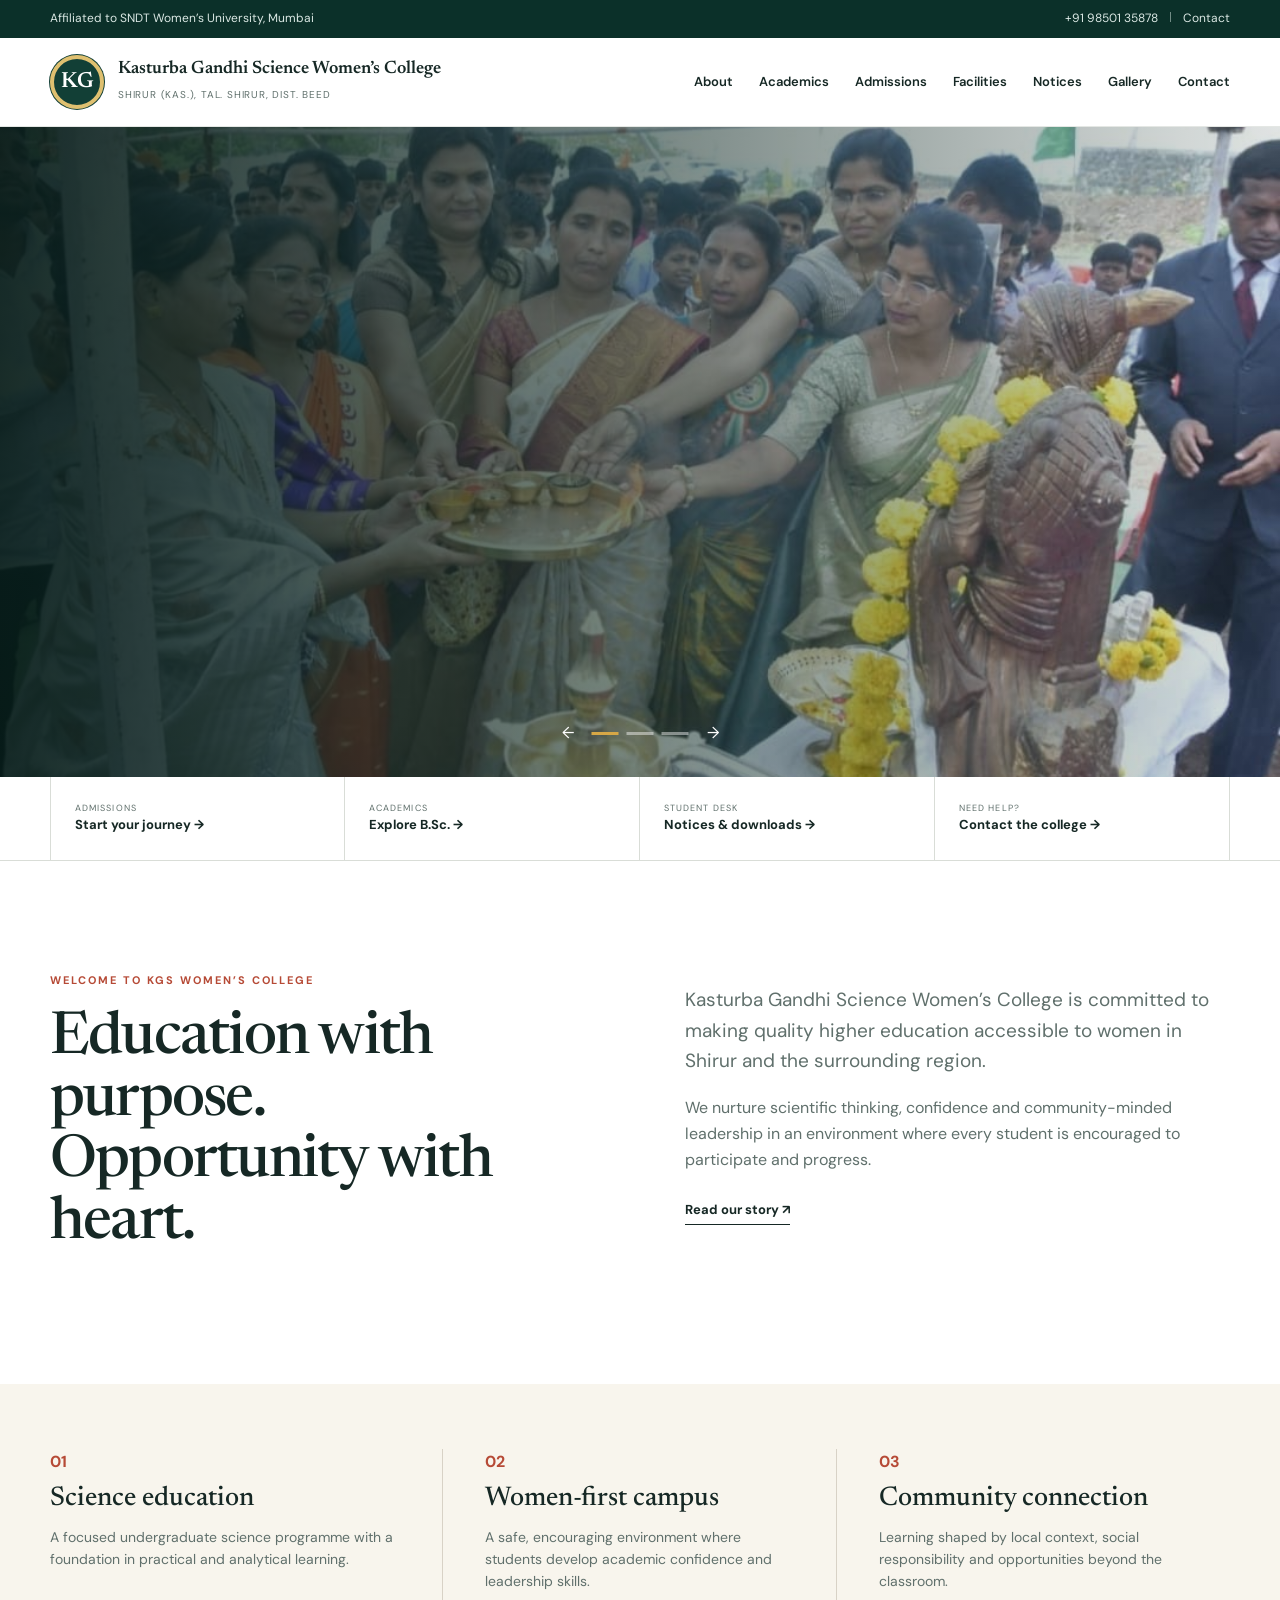
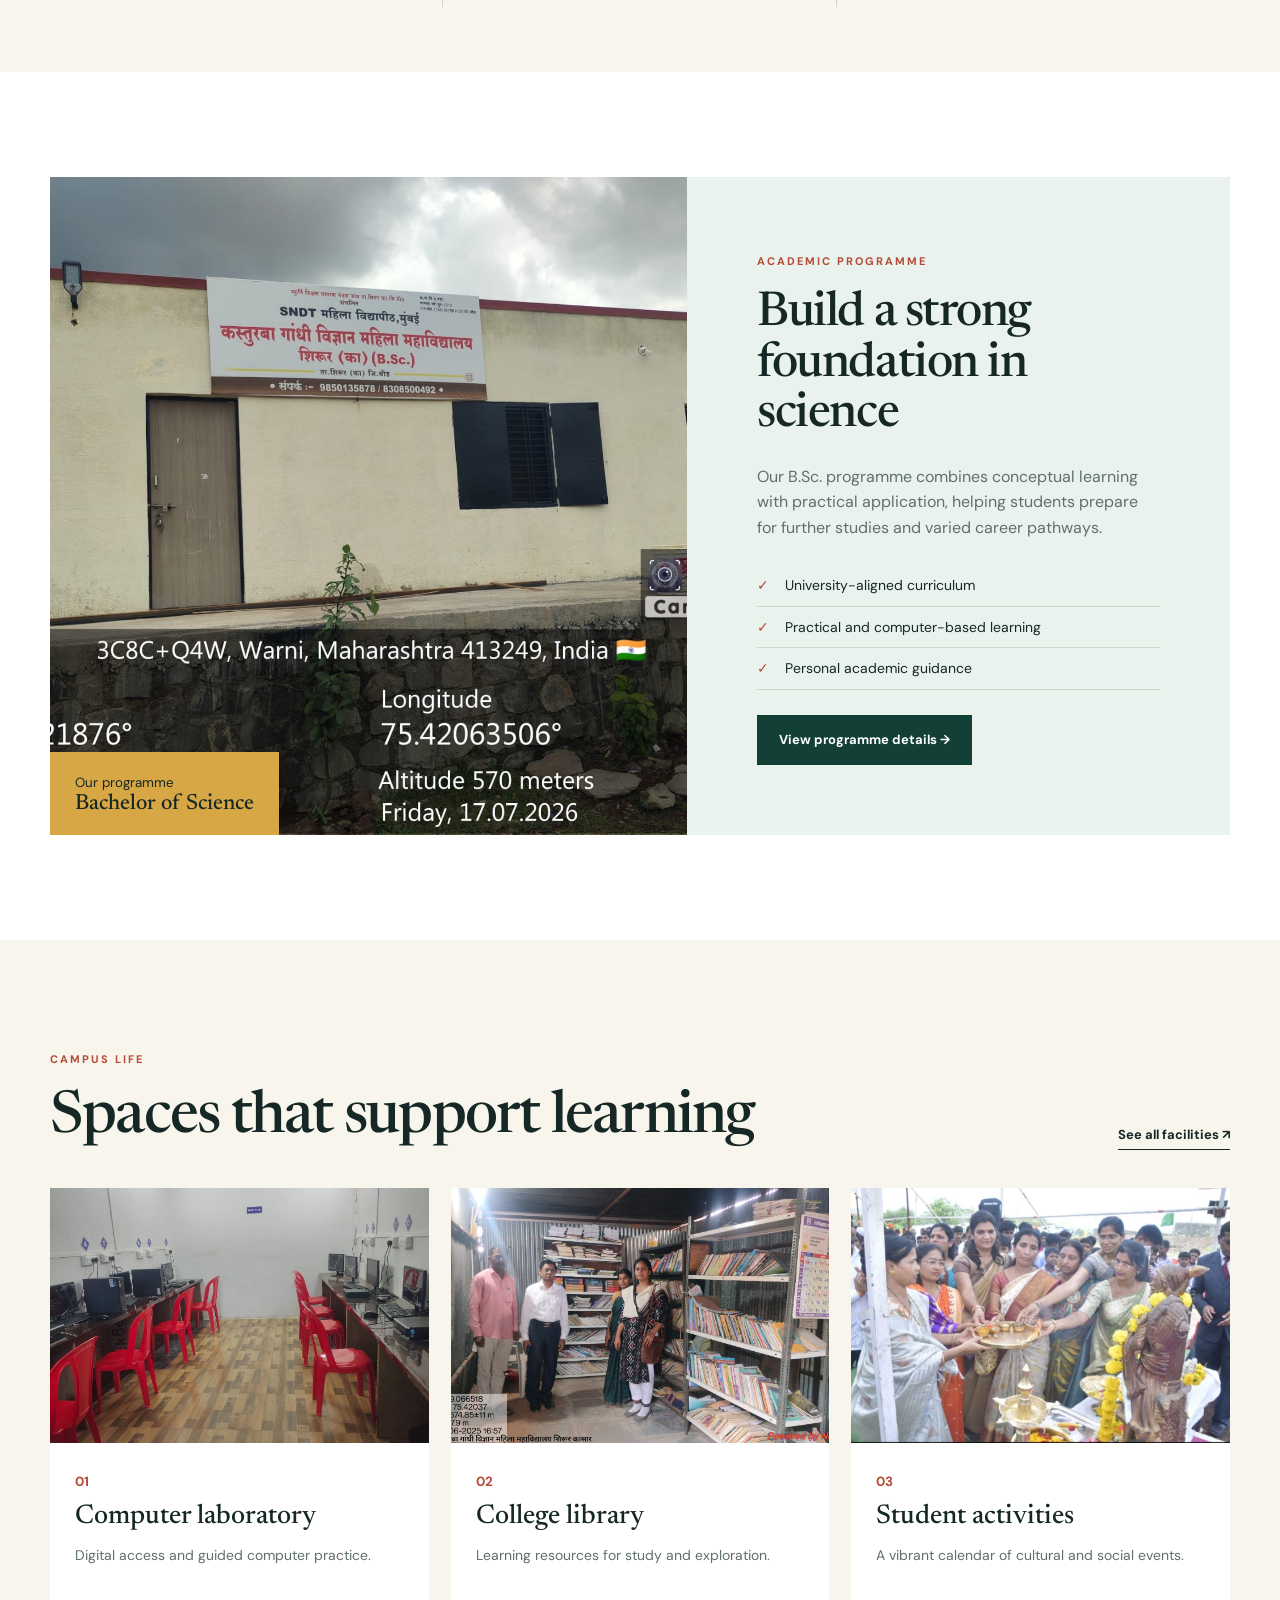
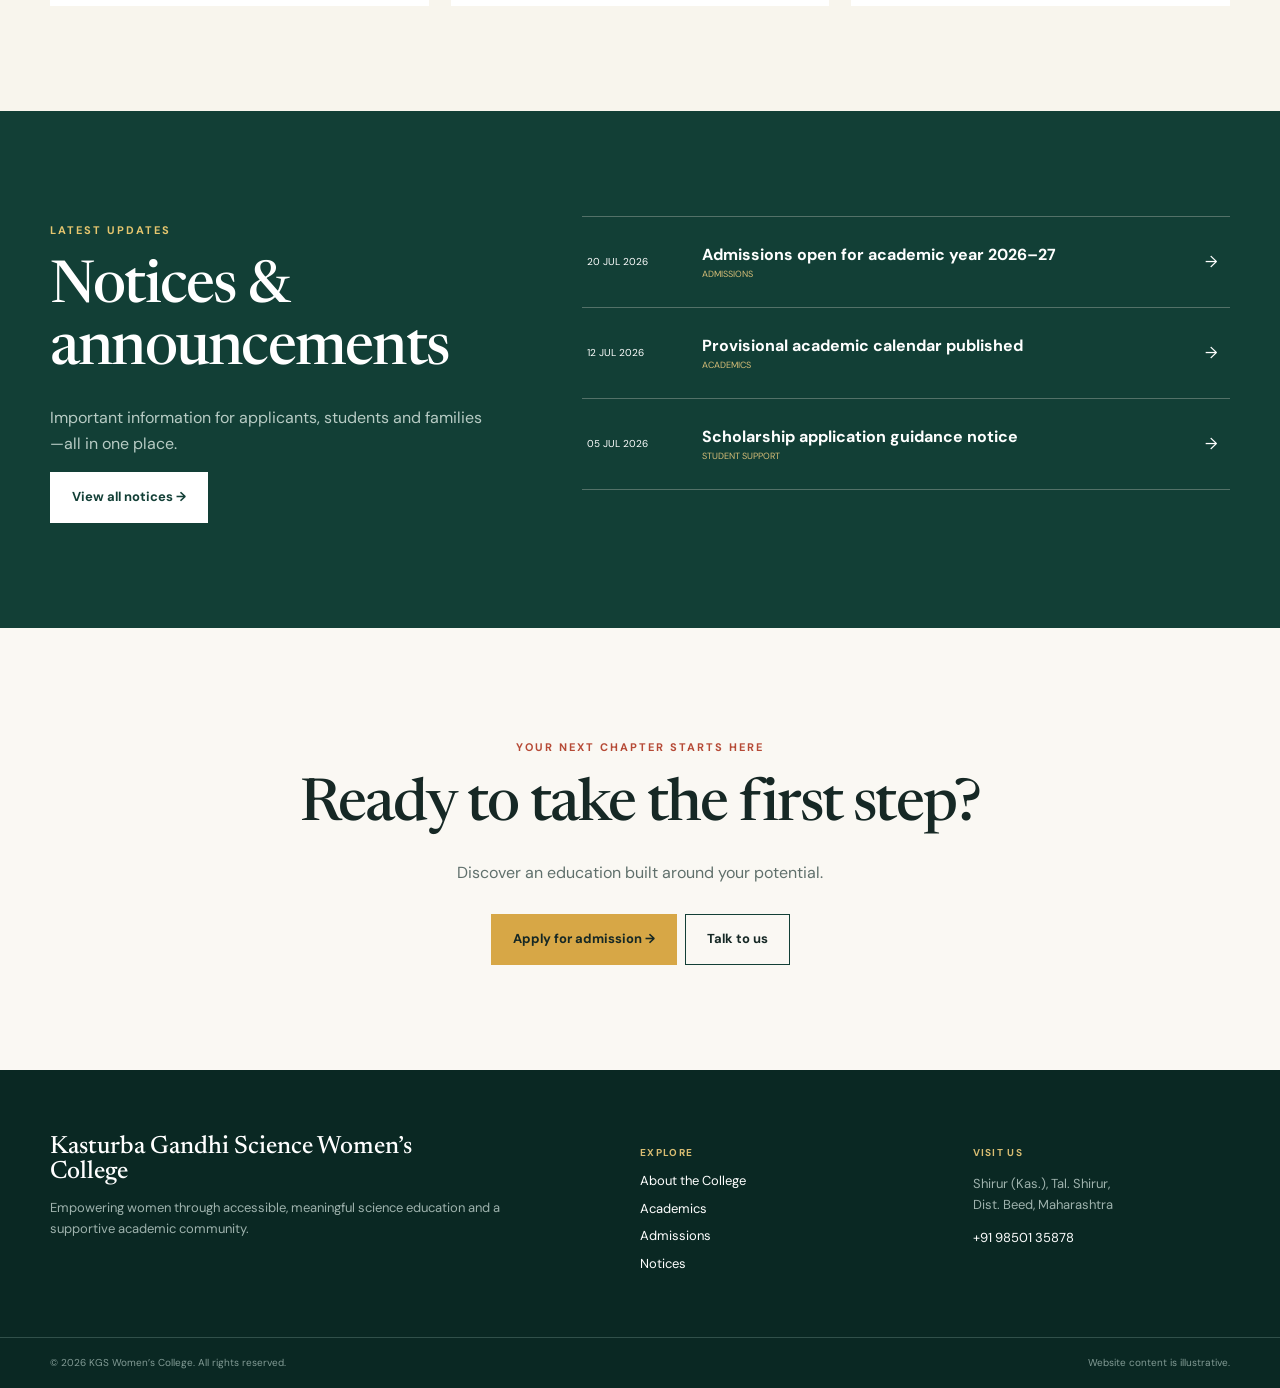
<file: index.html>
<!doctype html>
<html lang="en">
<head>
  <meta charset="utf-8">
  <meta name="viewport" content="width=device-width,initial-scale=1">
  <meta name="description" content="Kasturba Gandhi Science Women’s College, Shirur (Kas.), Dist. Beed.">
  <title>Kasturba Gandhi Science Women’s College</title>
  <link rel="stylesheet" href="styles.css">
  <script src="script.js" defer></script>
</head>
<body data-page="home">
  <a class="skip-link" href="#main">Skip to content</a>
  <div id="site-header"></div>
  <main id="main">
    <section class="hero" aria-label="College highlights">
      <article class="slide active">
        <img src="images/07a5796c-e8bf-4c5f-ae20-c92d1ae23c63.JPG" alt="College cultural programme">
        <div class="shade"></div>
        <div class="container hero-copy"><span>Learn. Lead. Inspire.</span><h1>A place where women shape tomorrow</h1><p>Building confidence, curiosity and capability through an inclusive science education.</p><div class="actions"><a class="button gold" href="admissions.html">Explore admissions <b>→</b></a><a class="button clear" href="about.html">Discover our college</a></div></div>
      </article>
      <article class="slide">
        <img src="images/76911961-5483-4fa9-977d-b9e98466ca1e.JPG" alt="College computer laboratory">
        <div class="shade"></div>
        <div class="container hero-copy"><span>Future-ready learning</span><h1>Knowledge beyond the classroom</h1><p>Practical learning spaces designed to help every student explore, question and grow.</p><div class="actions"><a class="button gold" href="academics.html">Explore academics <b>→</b></a><a class="button clear" href="facilities.html">View facilities</a></div></div>
      </article>
      <article class="slide">
        <img src="images/1d371ac4-bac0-4d0b-a50e-1de1095061b1.JPG" alt="College library">
        <div class="shade"></div>
        <div class="container hero-copy"><span>A supportive campus</span><h1>Resources for every learning journey</h1><p>A student-focused environment with academic guidance, library resources and opportunity.</p><div class="actions"><a class="button gold" href="gallery.html">Explore campus <b>→</b></a><a class="button clear" href="contact.html">Contact us</a></div></div>
      </article>
      <div class="slider-controls" aria-label="Carousel controls"><button class="prev" aria-label="Previous slide">←</button><div class="dots"></div><button class="next" aria-label="Next slide">→</button></div>
    </section>

    <section class="quick"><div class="container quick-grid">
      <a href="admissions.html"><small>Admissions</small><b>Start your journey →</b></a>
      <a href="academics.html"><small>Academics</small><b>Explore B.Sc. →</b></a>
      <a href="notices.html"><small>Student desk</small><b>Notices & downloads →</b></a>
      <a href="contact.html"><small>Need help?</small><b>Contact the college →</b></a>
    </div></section>

    <section class="section"><div class="container intro-grid">
      <div><span class="eyebrow">Welcome to KGS Women’s College</span><h2>Education with purpose.<br>Opportunity with heart.</h2></div>
      <div><p class="lead">Kasturba Gandhi Science Women’s College is committed to making quality higher education accessible to women in Shirur and the surrounding region.</p><p class="muted">We nurture scientific thinking, confidence and community-minded leadership in an environment where every student is encouraged to participate and progress.</p><a class="text-link" href="about.html">Read our story <b>↗</b></a></div>
    </div></section>

    <section class="feature-band"><div class="container feature-grid">
      <article><span>01</span><h3>Science education</h3><p>A focused undergraduate science programme with a foundation in practical and analytical learning.</p></article>
      <article><span>02</span><h3>Women-first campus</h3><p>A safe, encouraging environment where students develop academic confidence and leadership skills.</p></article>
      <article><span>03</span><h3>Community connection</h3><p>Learning shaped by local context, social responsibility and opportunities beyond the classroom.</p></article>
    </div></section>

    <section class="section"><div class="container programme-grid">
      <div class="programme-photo"><img src="images/39a656ed-8ec0-4efe-bc96-f62208374a26.JPG" alt="College students and staff"><div><small>Our programme</small><b>Bachelor of Science</b></div></div>
      <div class="programme-copy"><span class="eyebrow">Academic programme</span><h2>Build a strong foundation in science</h2><p>Our B.Sc. programme combines conceptual learning with practical application, helping students prepare for further studies and varied career pathways.</p><ul class="checks"><li>University-aligned curriculum</li><li>Practical and computer-based learning</li><li>Personal academic guidance</li></ul><a class="button dark" href="academics.html">View programme details →</a></div>
    </div></section>

    <section class="section cream"><div class="container">
      <div class="section-head"><div><span class="eyebrow">Campus life</span><h2>Spaces that support learning</h2></div><a class="text-link" href="facilities.html">See all facilities <b>↗</b></a></div>
      <div class="card-grid">
        <article class="image-card"><img src="images/76911961-5483-4fa9-977d-b9e98466ca1e.JPG" alt="Computer laboratory"><div><small>01</small><h3>Computer laboratory</h3><p>Digital access and guided computer practice.</p></div></article>
        <article class="image-card"><img src="images/1d371ac4-bac0-4d0b-a50e-1de1095061b1.JPG" alt="College library"><div><small>02</small><h3>College library</h3><p>Learning resources for study and exploration.</p></div></article>
        <article class="image-card"><img src="images/07a5796c-e8bf-4c5f-ae20-c92d1ae23c63.JPG" alt="Student activities"><div><small>03</small><h3>Student activities</h3><p>A vibrant calendar of cultural and social events.</p></div></article>
      </div>
    </div></section>

    <section class="section notices-home"><div class="container notices-grid">
      <div><span class="eyebrow light">Latest updates</span><h2>Notices & announcements</h2><p>Important information for applicants, students and families—all in one place.</p><a class="button white" href="notices.html">View all notices →</a></div>
      <div class="notice-list">
        <a href="notices.html"><time>20 JUL 2026</time><span><b>Admissions open for academic year 2026–27</b><small>Admissions</small></span><i>→</i></a>
        <a href="notices.html"><time>12 JUL 2026</time><span><b>Provisional academic calendar published</b><small>Academics</small></span><i>→</i></a>
        <a href="notices.html"><time>05 JUL 2026</time><span><b>Scholarship application guidance notice</b><small>Student support</small></span><i>→</i></a>
      </div>
    </div></section>

    <section class="section cta"><div class="container"><span class="eyebrow">Your next chapter starts here</span><h2>Ready to take the first step?</h2><p>Discover an education built around your potential.</p><a class="button gold" href="admissions.html">Apply for admission →</a><a class="button outline" href="contact.html">Talk to us</a></div></section>
  </main>
  <div id="site-footer"></div>
</body>
</html>
</file>
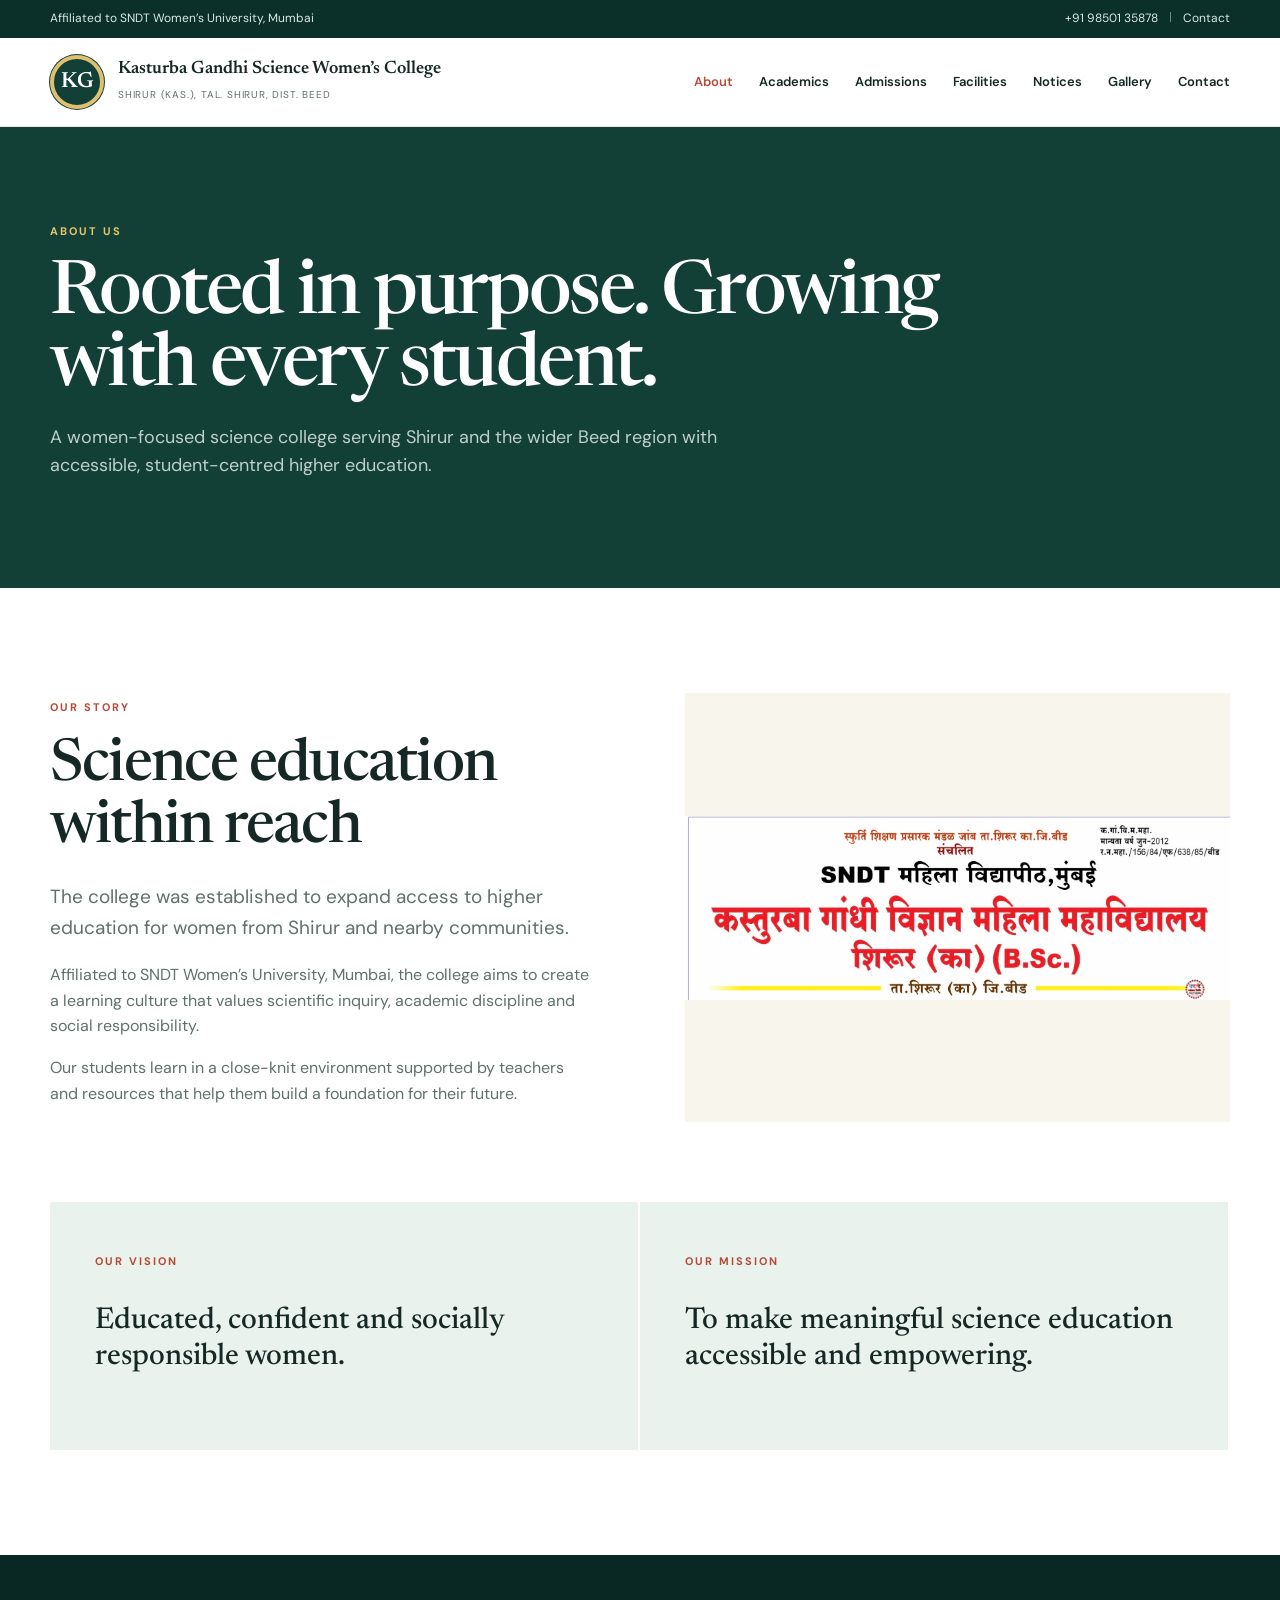
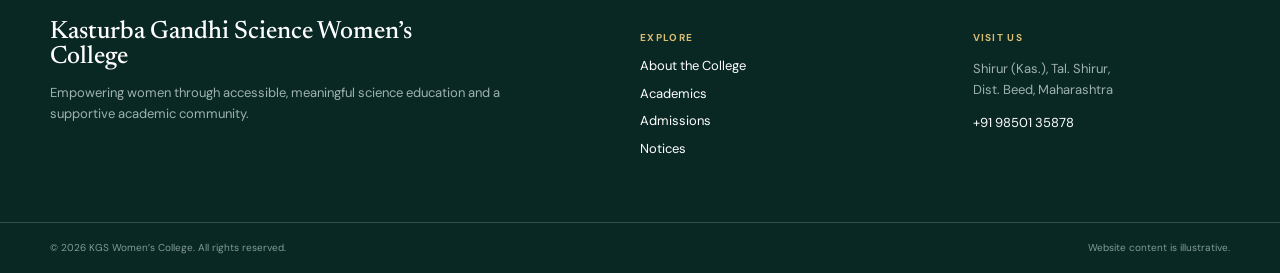
<file: about.html>
<!doctype html><html lang="en"><head><meta charset="utf-8"><meta name="viewport" content="width=device-width,initial-scale=1"><title>About | KGS Women’s College</title><link rel="stylesheet" href="styles.css"><script src="script.js" defer></script></head><body data-page="about"><a class="skip-link" href="#main">Skip to content</a><div id="site-header"></div><main id="main"><div id="page-content"></div></main><div id="site-footer"></div></body></html>
</file>
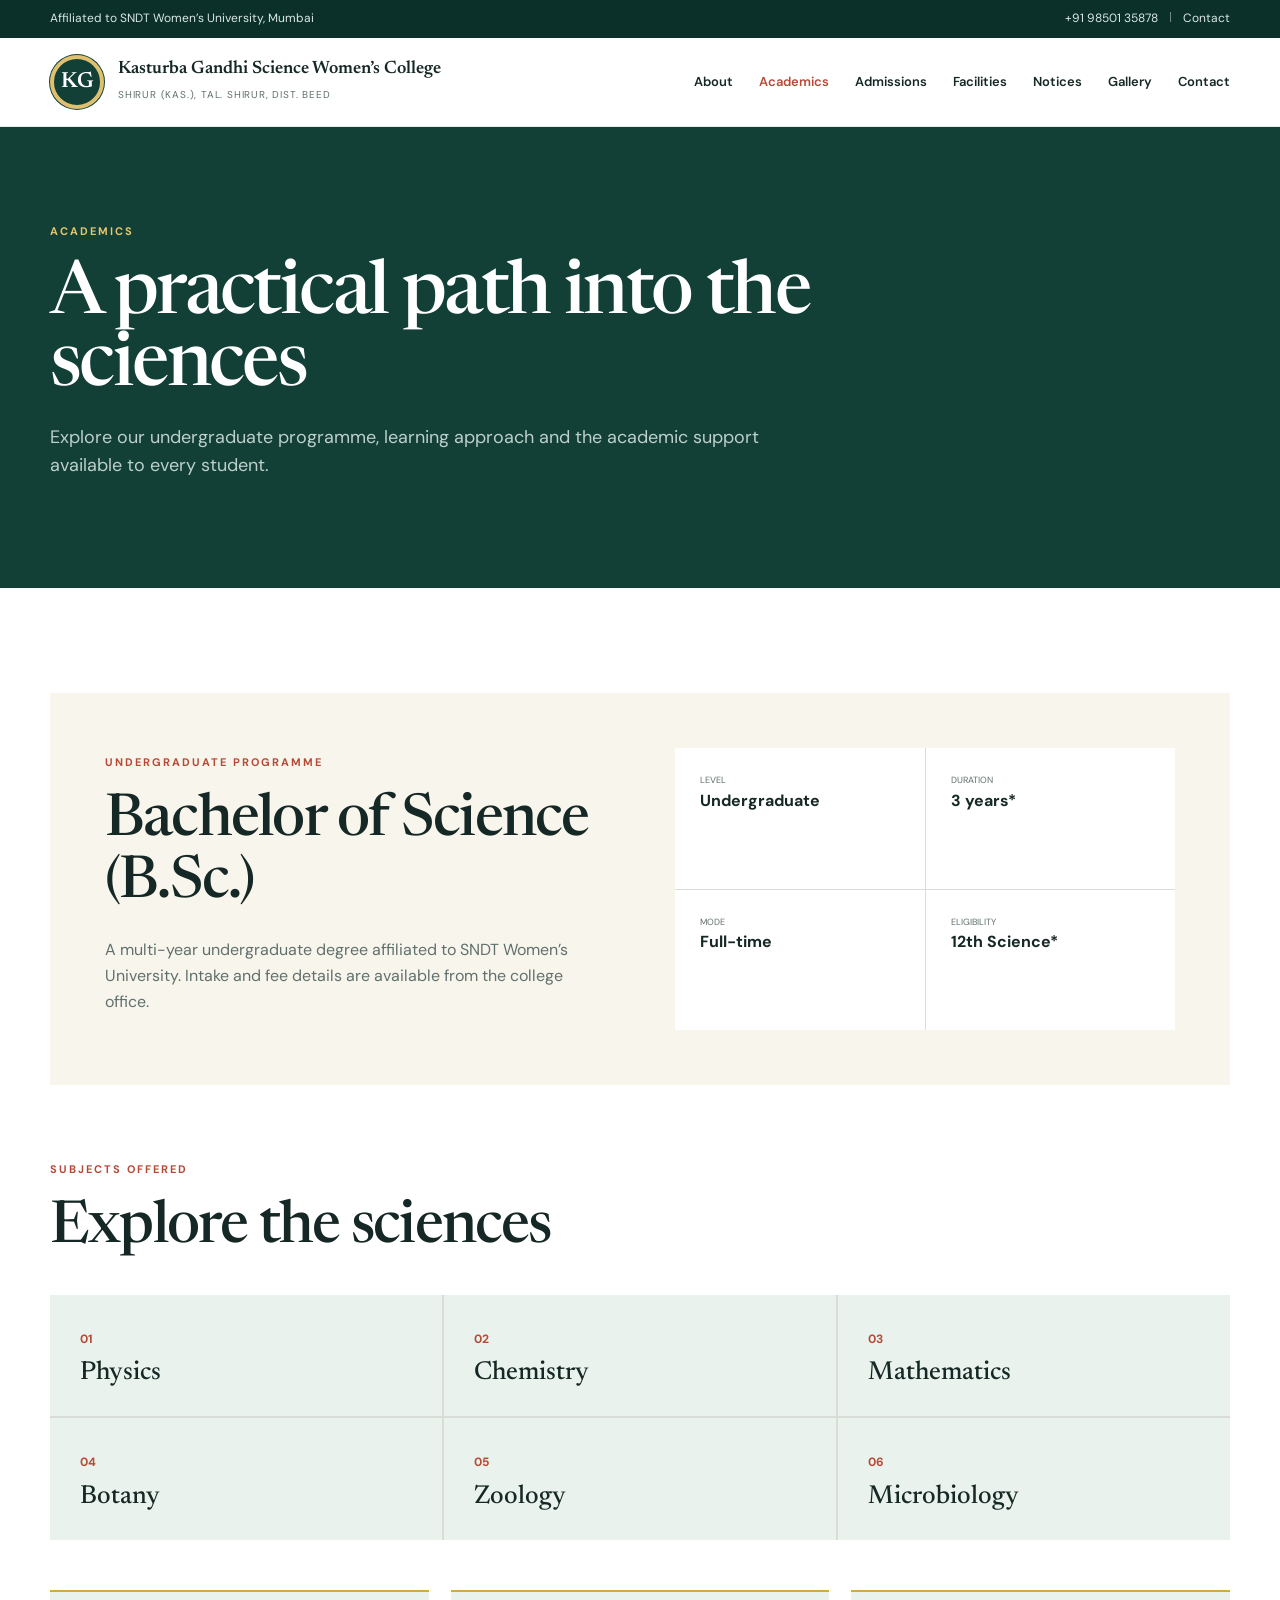
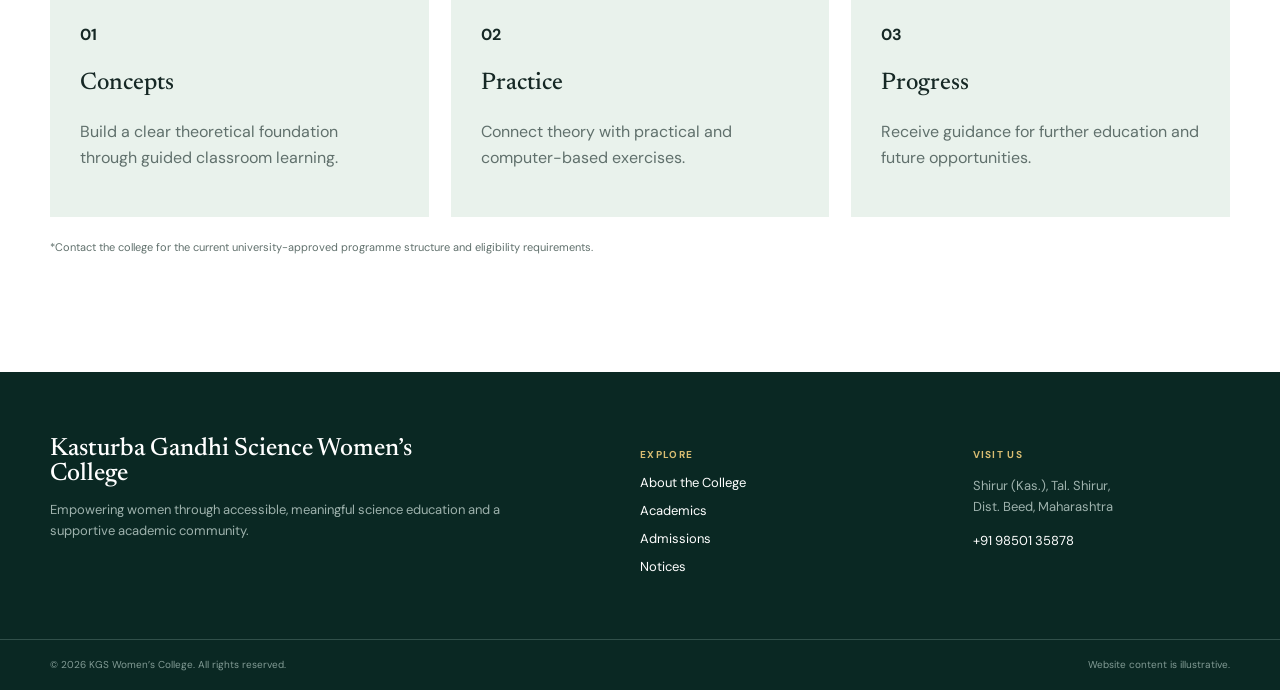
<file: academics.html>
<!doctype html><html lang="en"><head><meta charset="utf-8"><meta name="viewport" content="width=device-width,initial-scale=1"><title>Academics | KGS Women’s College</title><link rel="stylesheet" href="styles.css"><script src="script.js" defer></script></head><body data-page="academics"><a class="skip-link" href="#main">Skip to content</a><div id="site-header"></div><main id="main"><div id="page-content"></div></main><div id="site-footer"></div></body></html>
</file>
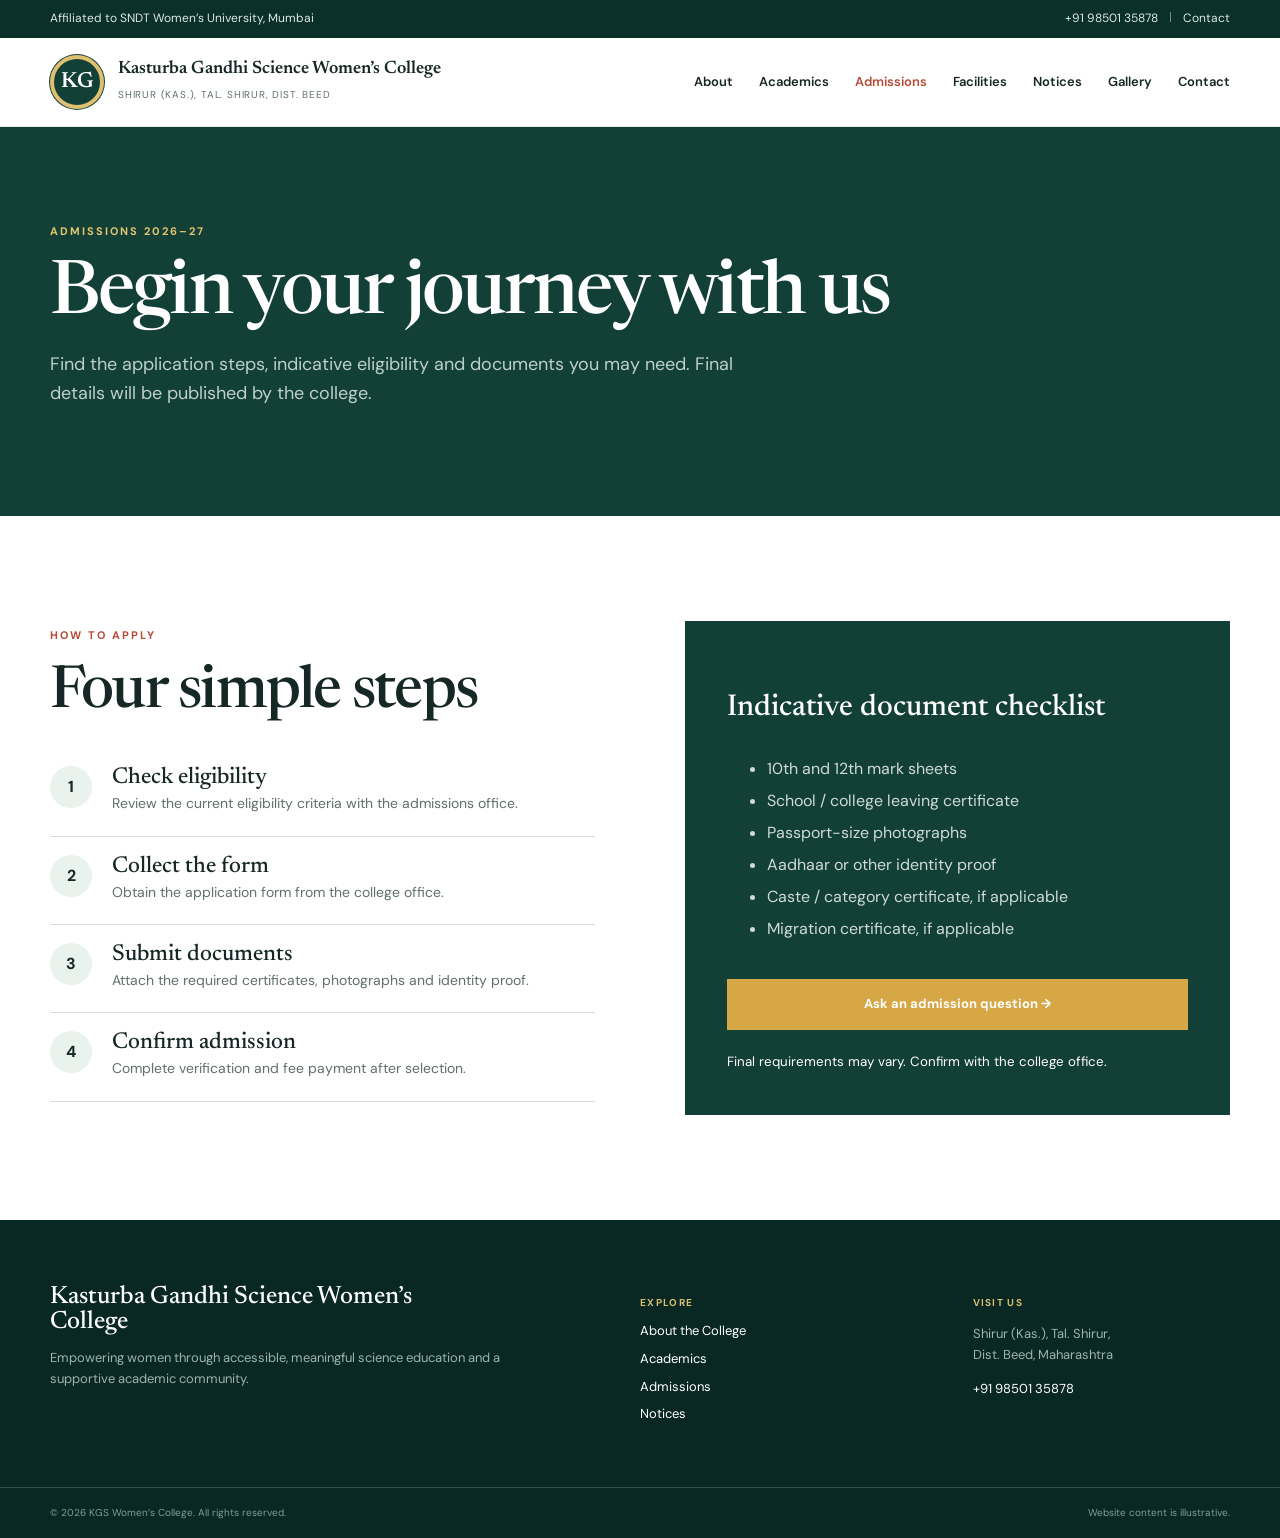
<file: admissions.html>
<!doctype html><html lang="en"><head><meta charset="utf-8"><meta name="viewport" content="width=device-width,initial-scale=1"><title>Admissions | KGS Women’s College</title><link rel="stylesheet" href="styles.css"><script src="script.js" defer></script></head><body data-page="admissions"><a class="skip-link" href="#main">Skip to content</a><div id="site-header"></div><main id="main"><div id="page-content"></div></main><div id="site-footer"></div></body></html>
</file>
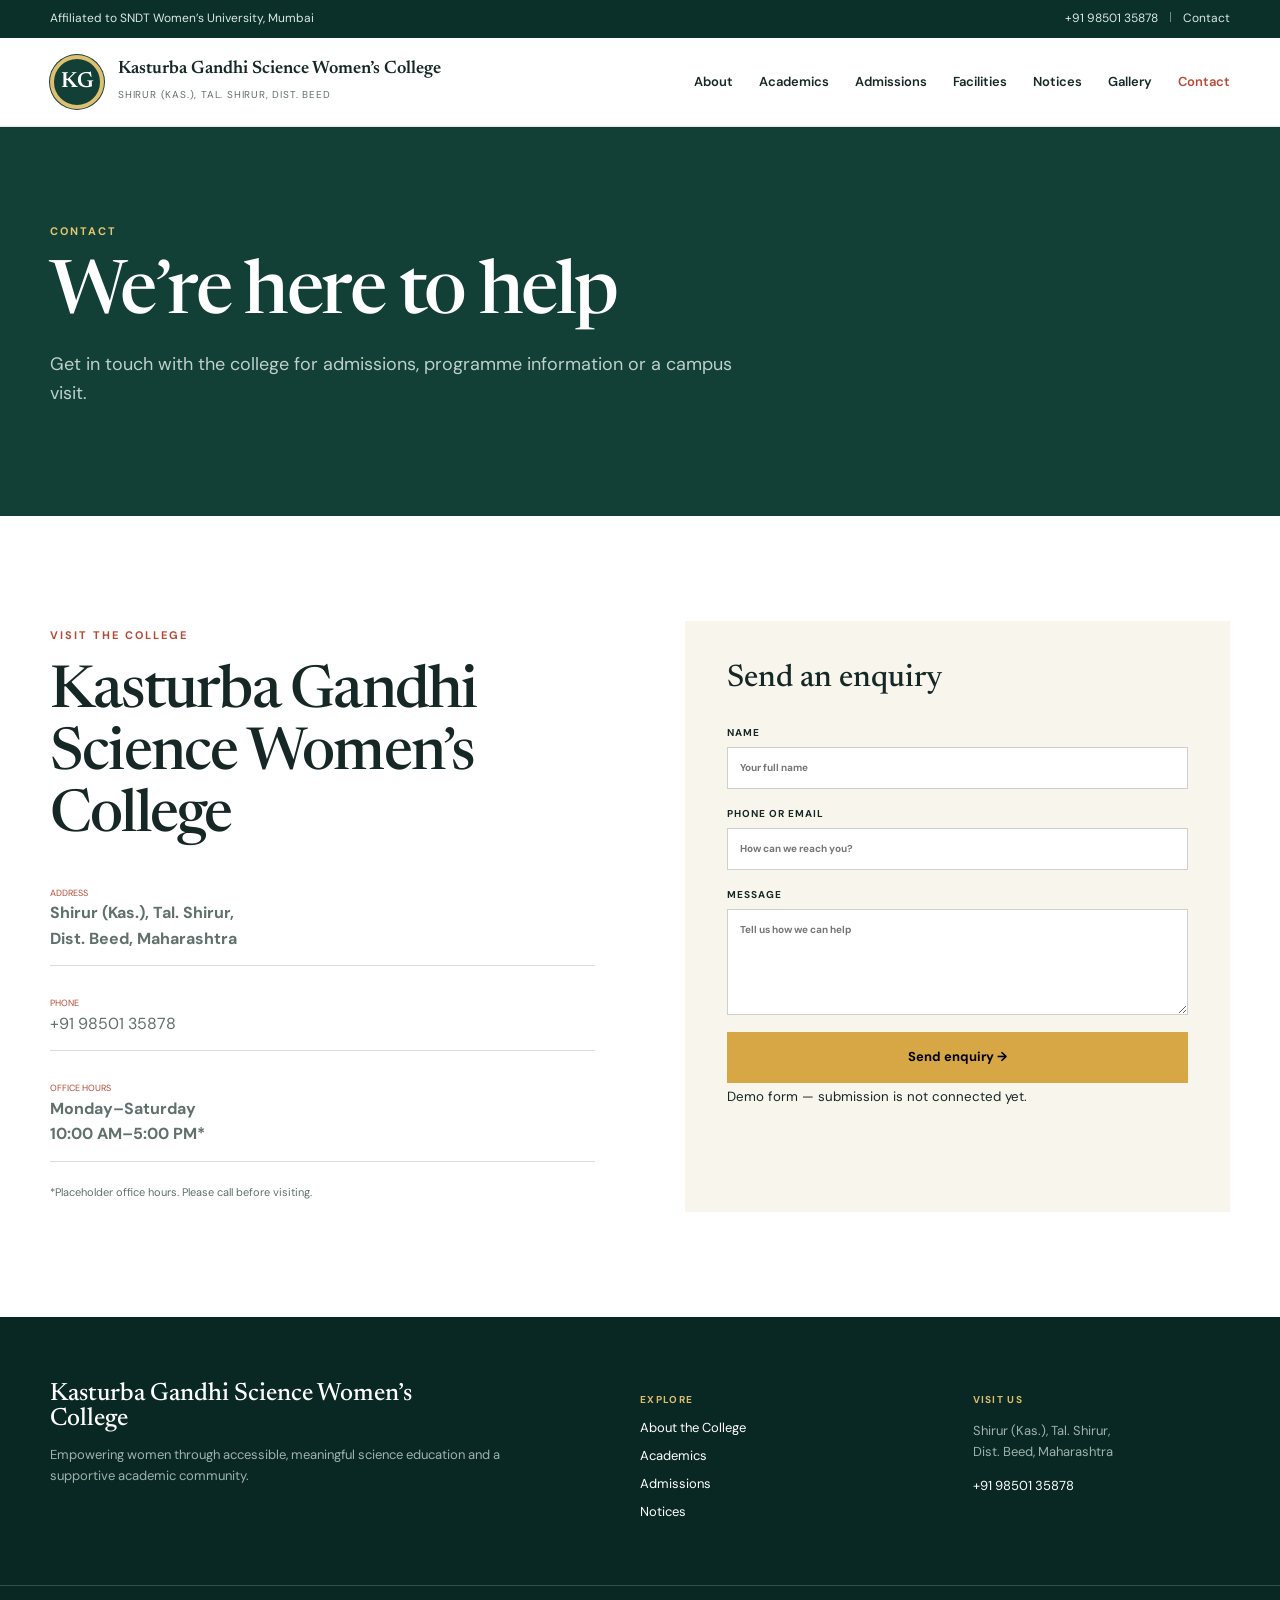
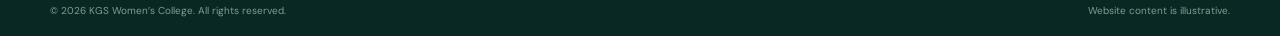
<file: contact.html>
<!doctype html><html lang="en"><head><meta charset="utf-8"><meta name="viewport" content="width=device-width,initial-scale=1"><title>Contact | KGS Women’s College</title><link rel="stylesheet" href="styles.css"><script src="script.js" defer></script></head><body data-page="contact"><a class="skip-link" href="#main">Skip to content</a><div id="site-header"></div><main id="main"><div id="page-content"></div></main><div id="site-footer"></div></body></html>
</file>
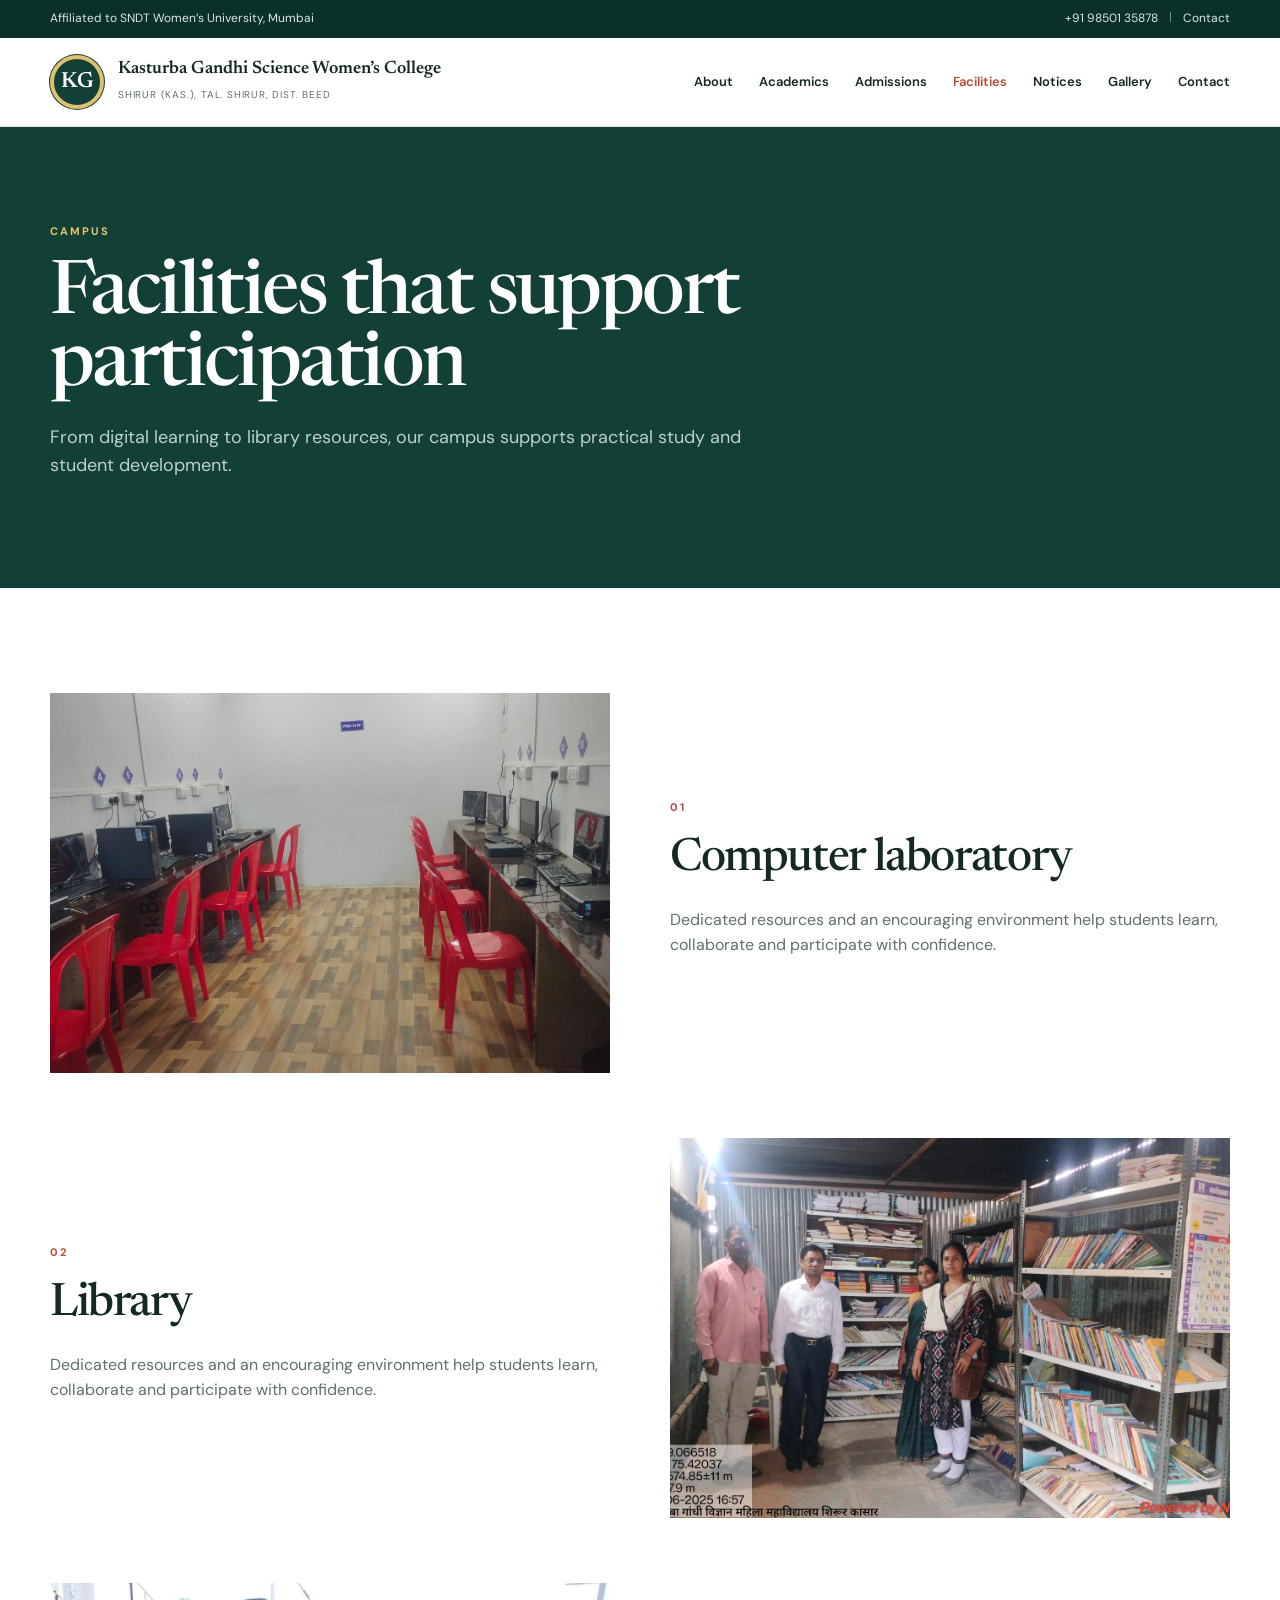
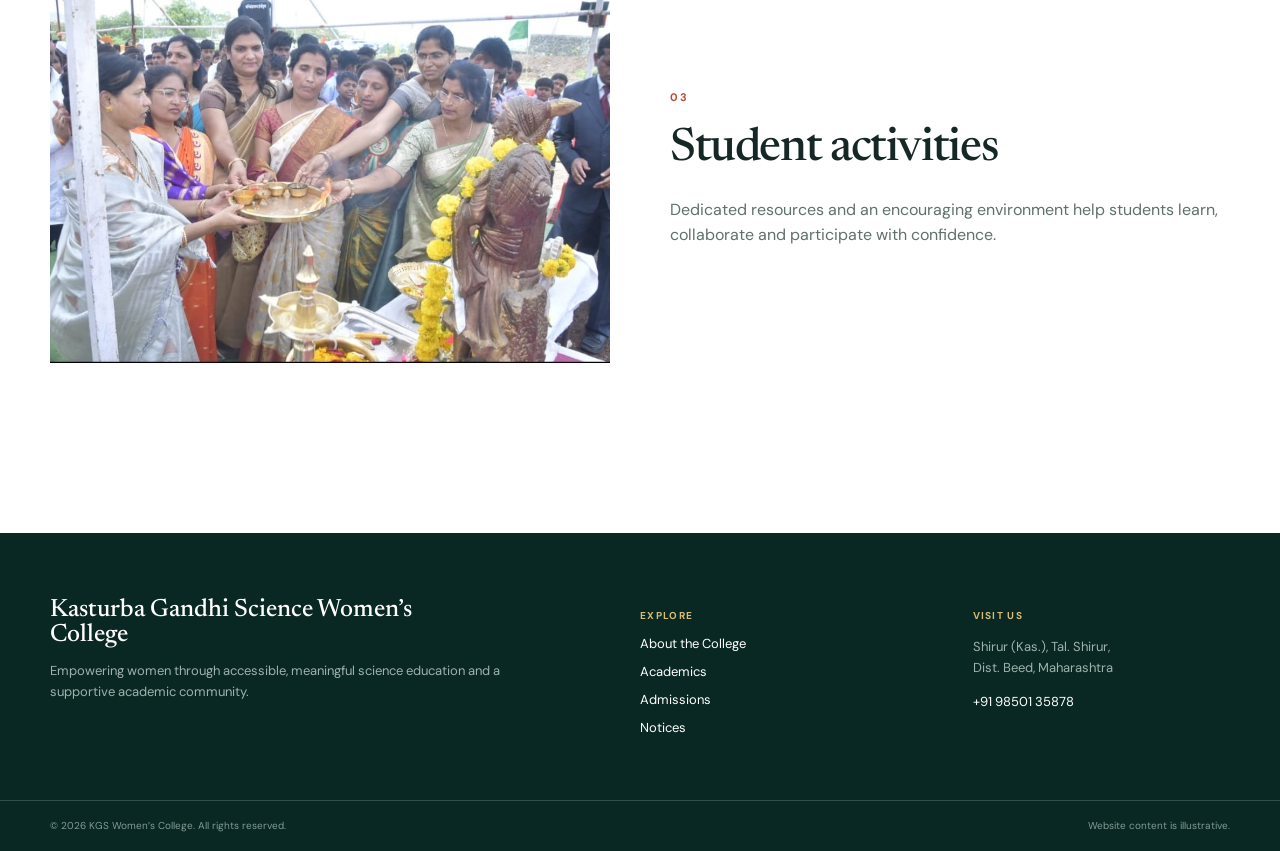
<file: facilities.html>
<!doctype html><html lang="en"><head><meta charset="utf-8"><meta name="viewport" content="width=device-width,initial-scale=1"><title>Facilities | KGS Women’s College</title><link rel="stylesheet" href="styles.css"><script src="script.js" defer></script></head><body data-page="facilities"><a class="skip-link" href="#main">Skip to content</a><div id="site-header"></div><main id="main"><div id="page-content"></div></main><div id="site-footer"></div></body></html>
</file>
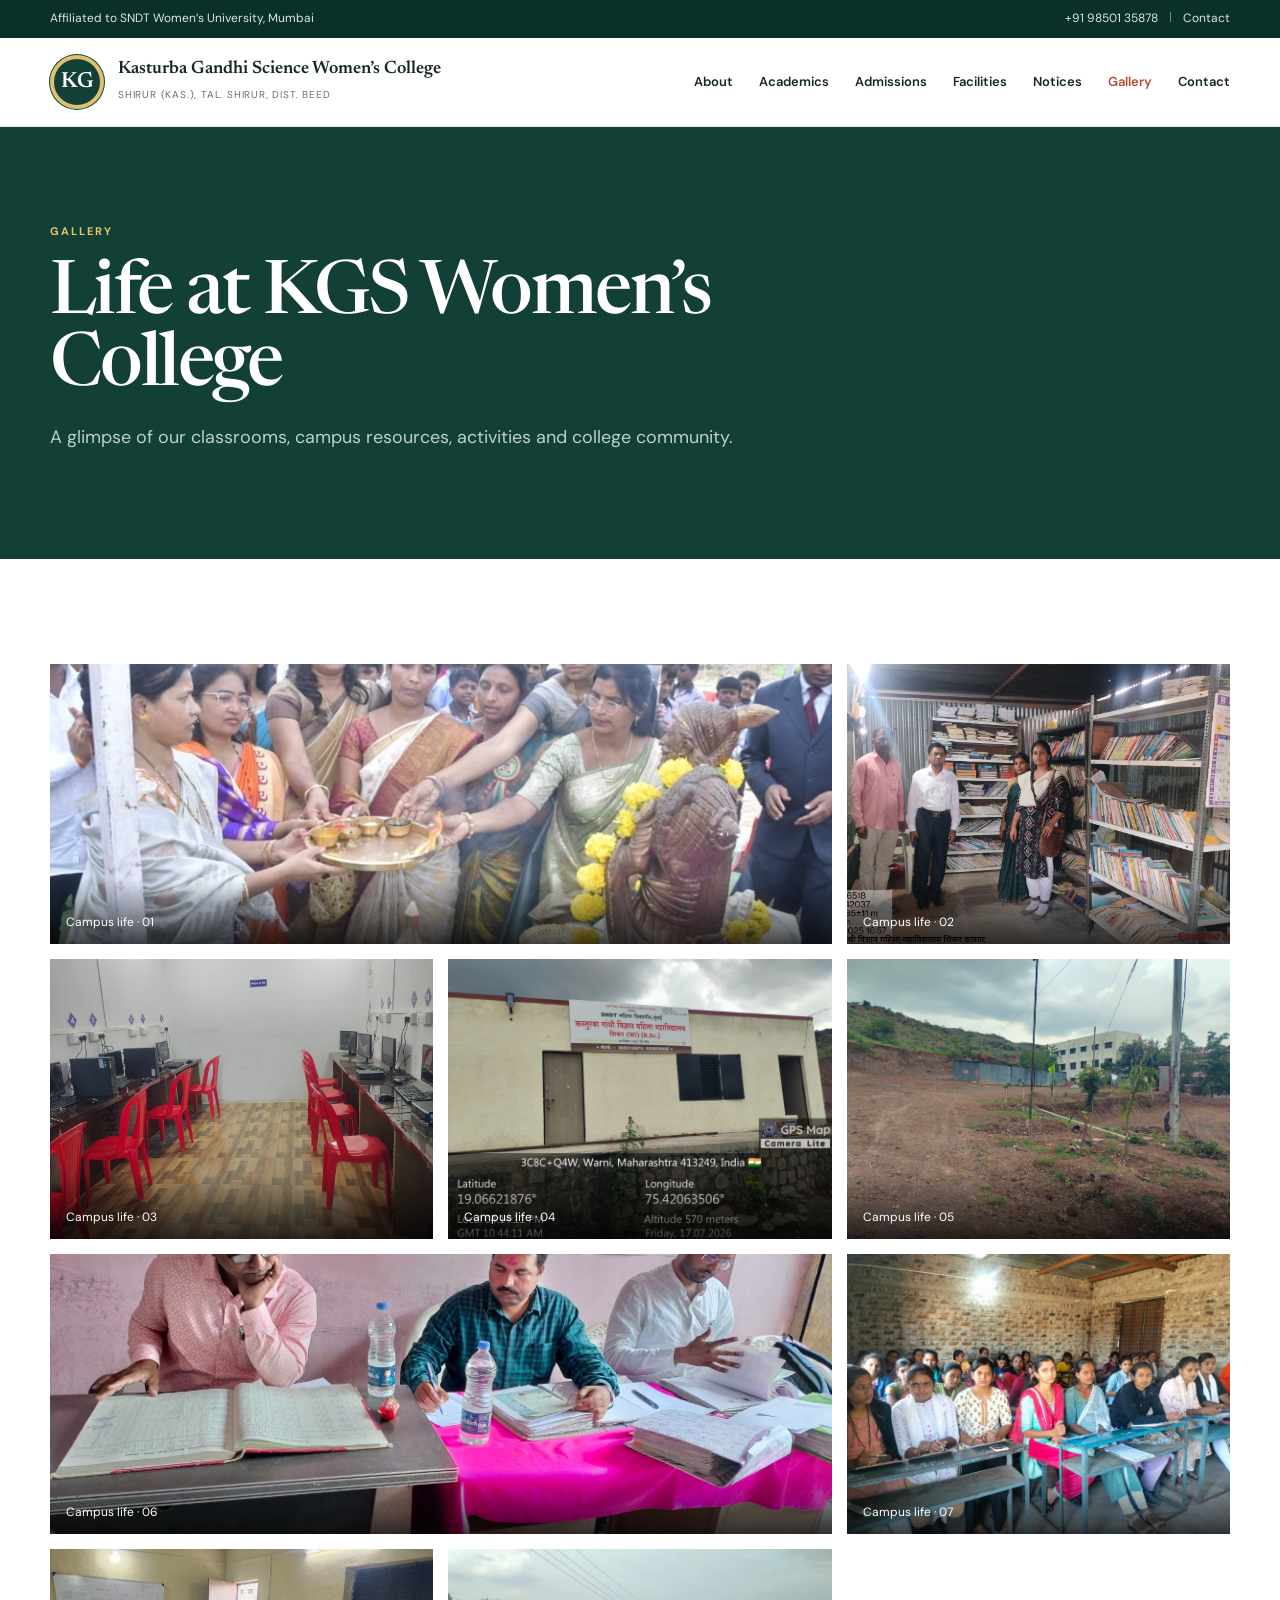
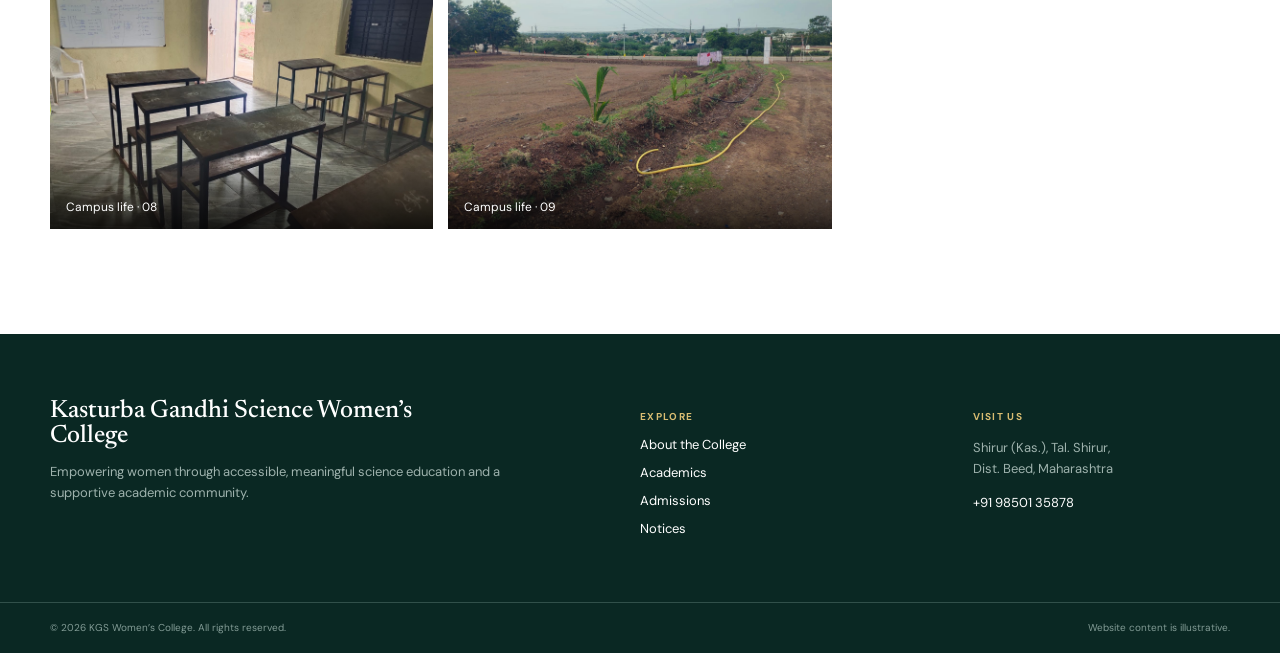
<file: gallery.html>
<!doctype html><html lang="en"><head><meta charset="utf-8"><meta name="viewport" content="width=device-width,initial-scale=1"><title>Gallery | KGS Women’s College</title><link rel="stylesheet" href="styles.css"><script src="script.js" defer></script></head><body data-page="gallery"><a class="skip-link" href="#main">Skip to content</a><div id="site-header"></div><main id="main"><div id="page-content"></div></main><div id="site-footer"></div></body></html>
</file>
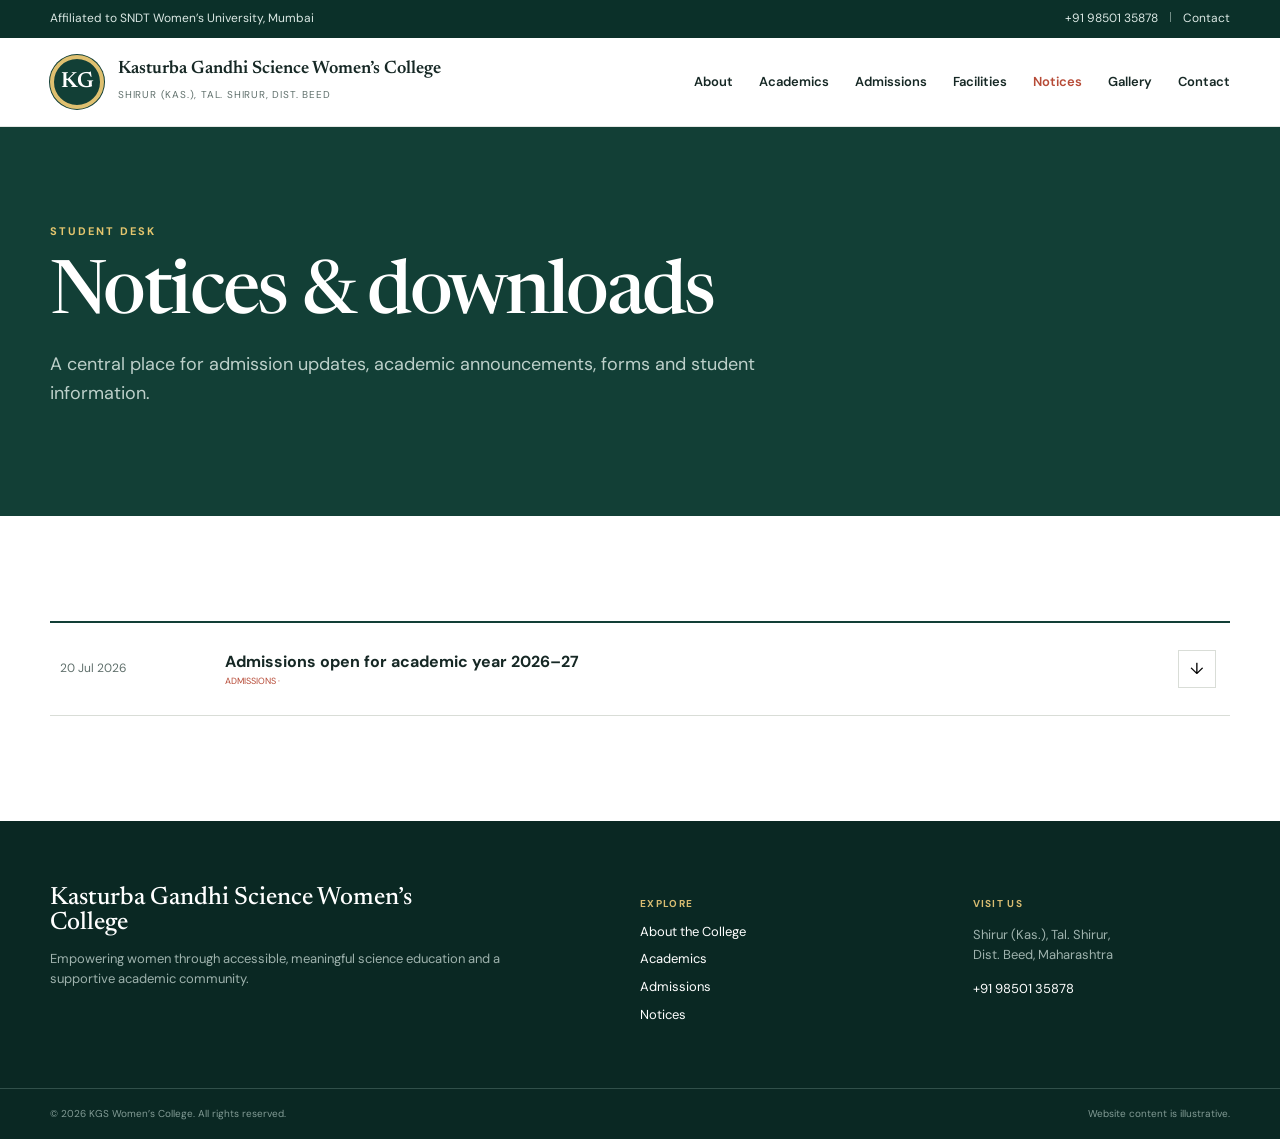
<file: notices.html>
<!doctype html><html lang="en"><head><meta charset="utf-8"><meta name="viewport" content="width=device-width,initial-scale=1"><title>Notices | KGS Women’s College</title><link rel="stylesheet" href="styles.css"><script src="script.js" defer></script></head><body data-page="notices"><a class="skip-link" href="#main">Skip to content</a><div id="site-header"></div><main id="main"><div id="page-content"></div></main><div id="site-footer"></div></body></html>
</file>
<file: styles.css>
@import url("https://fonts.googleapis.com/css2?family=DM+Sans:wght@400;500;600;700&family=Newsreader:opsz,wght@6..72,500;6..72,600&display=swap");
:root{--ink:#162825;--forest:#123f36;--deep:#0b3029;--mint:#e9f2ec;--cream:#f8f5ed;--gold:#d7a746;--red:#b64a36;--muted:#60706c;--line:#d9ddd7;--white:#fff}*{box-sizing:border-box}html{scroll-behavior:smooth}body{margin:0;color:var(--ink);font-family:"DM Sans",sans-serif;line-height:1.6}img{display:block;width:100%;object-fit:cover}a{color:inherit;text-decoration:none}button,input,textarea{font:inherit}.container{width:min(1180px,calc(100% - 48px));margin:auto}.skip-link{position:fixed;left:12px;top:-80px;background:#fff;padding:10px;z-index:99}.skip-link:focus{top:12px}.topbar{height:38px;background:var(--deep);color:#dbe8e4;font-size:12px}.topbar .container{height:100%;display:flex;justify-content:space-between;align-items:center}.topbar i{display:inline-block;width:1px;height:10px;background:#718c85;margin:0 12px}.header{border-bottom:1px solid #e4e7e4;background:#fff;position:relative;z-index:20}.header-row{height:88px;display:flex;align-items:center;justify-content:space-between}.brand{display:flex;align-items:center;gap:14px}.brand-mark{width:54px;height:54px;border-radius:50%;display:grid;place-items:center;background:var(--forest);border:4px solid #dfc070;box-shadow:0 0 0 1px var(--forest);color:#fff;font:600 22px "Newsreader"}.brand b{display:block;font:600 18px/1.15 "Newsreader"}.brand small{font-size:10px;text-transform:uppercase;letter-spacing:.08em;color:var(--muted)}nav{display:flex;gap:26px}nav a{font-size:13px;font-weight:600}nav a:hover,nav a.active{color:var(--red)}.menu{display:none;border:0;background:none;padding:8px}.menu span{display:block;width:25px;height:2px;background:var(--ink);margin:5px}.hero{height:650px;background:var(--deep);position:relative;overflow:hidden}.slide{position:absolute;inset:0;opacity:0;transition:opacity .75s;pointer-events:none}.slide.active{opacity:1;pointer-events:auto}.slide>img{height:100%}.shade{position:absolute;inset:0;background:linear-gradient(90deg,rgba(5,26,22,.92),rgba(8,35,29,.55) 50%,rgba(8,35,29,.12))}.hero-copy{position:relative;height:100%;display:flex;flex-direction:column;justify-content:center;align-items:flex-start;color:#fff}.hero-copy>span,.eyebrow{text-transform:uppercase;letter-spacing:.18em;font-size:11px;font-weight:700;color:var(--red)}.hero-copy>span{color:#f2d184}.hero h1,.page-hero h1{font:500 clamp(49px,6vw,82px)/.98 "Newsreader";letter-spacing:-.035em;max-width:760px;margin:20px 0}.hero p{max-width:610px;font-size:18px;color:#e1ebe7}.actions{display:flex;gap:12px;margin-top:18px}.button{display:inline-flex;justify-content:center;padding:14px 21px;border:1px solid transparent;font-size:13px;font-weight:700}.button.gold{background:var(--gold)}.button.clear{color:#fff;border-color:#ffffff80}.button.dark{background:var(--forest);color:#fff}.button.white{background:#fff;color:var(--forest)}.button.outline{border-color:var(--forest);margin-left:8px}.slider-controls{position:absolute;z-index:3;bottom:30px;left:50%;transform:translateX(-50%);display:flex;align-items:center;gap:12px}.slider-controls button{border:0;background:none;color:#fff;cursor:pointer}.dots{display:flex;gap:8px}.dots button{width:27px;height:3px;padding:0;background:#ffffff70}.dots button.active{background:var(--gold)}.quick{border-bottom:1px solid var(--line)}.quick-grid{display:grid;grid-template-columns:repeat(4,1fr)}.quick a{padding:24px;border-right:1px solid var(--line)}.quick a:first-child{border-left:1px solid var(--line)}.quick a:hover{background:var(--mint)}.quick small,.quick b{display:block}.quick small{text-transform:uppercase;letter-spacing:.12em;color:var(--muted);font-size:9px}.quick b{font-size:13px}.section{padding:105px 0}.section h2{font:500 clamp(38px,4.6vw,62px)/1.05 "Newsreader";letter-spacing:-.03em;margin:17px 0 23px}.intro-grid,.content-grid,.contact-grid,.admission-grid{display:grid;grid-template-columns:1fr 1fr;gap:90px}.lead{font-size:19px}.muted,.section p{color:var(--muted)}.text-link{display:inline-block;border-bottom:1px solid;padding-bottom:3px;font-size:13px;font-weight:700;margin-top:12px}.feature-band,.cream{background:var(--cream)}.feature-band{padding:65px 0}.feature-grid{display:grid;grid-template-columns:repeat(3,1fr)}.feature-grid article{padding:0 42px;border-right:1px solid #d8d2c6}.feature-grid article:first-child{padding-left:0}.feature-grid article:last-child{border:0}.feature-grid span,.image-card small{color:var(--red);font-weight:700}.feature-grid h3,.image-card h3{font:500 27px "Newsreader";margin:10px 0}.feature-grid p,.image-card p{font-size:14px;color:var(--muted)}.programme-grid{display:grid;grid-template-columns:1.08fr .92fr}.programme-photo{min-height:560px;position:relative}.programme-photo>img{height:100%;position:absolute}.programme-photo>div{position:absolute;bottom:0;background:var(--gold);padding:20px 25px}.programme-photo small,.programme-photo b{display:block}.programme-photo b{font:500 22px "Newsreader"}.programme-copy{background:var(--mint);padding:70px}.programme-copy h2{font-size:48px}.checks{list-style:none;padding:0;margin:25px 0}.checks li{border-bottom:1px solid #c8d8ce;padding:9px 0 9px 28px;position:relative;font-size:14px}.checks li:before{content:"✓";position:absolute;left:0;color:var(--red)}.section-head{display:flex;justify-content:space-between;align-items:end;margin-bottom:38px}.section-head h2{margin-bottom:0}.card-grid{display:grid;grid-template-columns:repeat(3,1fr);gap:22px}.image-card{background:#fff}.image-card>img{height:255px}.image-card>div{padding:25px}.notices-home{background:var(--forest);color:#fff}.notices-grid{display:grid;grid-template-columns:.8fr 1.2fr;gap:100px}.notices-home p{color:#b7cbc4}.eyebrow.light{color:#e5c66e}.notice-list{border-top:1px solid #537168}.notice-list a{display:grid;grid-template-columns:90px 1fr 20px;gap:25px;align-items:center;padding:25px 5px;border-bottom:1px solid #537168}.notice-list time{font-size:10px}.notice-list b,.notice-list small{display:block}.notice-list small{font-size:9px;color:#d7be78;text-transform:uppercase}.notice-list i{font-style:normal}.cta{text-align:center;background:#faf8f3}.cta p{margin-bottom:28px}.footer{background:#0a2823;color:#fff;padding-top:65px}.footer-grid{display:grid;grid-template-columns:2fr 1fr 1fr;gap:75px;padding-bottom:55px}.footer-brand{font:500 25px "Newsreader";max-width:370px}.footer p{color:#9eb2ad;font-size:13px}.footer h3{text-transform:uppercase;color:#d9bd72;letter-spacing:.13em;font-size:10px}.footer a{display:block;font-size:13px;margin:7px 0}.copyright{border-top:1px solid #31504a;padding:17px 0;color:#829b95;font-size:10px}.copyright span{float:right}.page-hero{background:var(--forest);color:#fff;padding:90px 0}.page-hero .eyebrow{color:#e5c66e}.page-hero h1{font-size:clamp(46px,6vw,74px);margin:17px 0;max-width:900px}.page-hero p{max-width:720px;color:#bdd0ca;font-size:18px}.content-image{min-height:390px}.content-image img{height:100%;object-fit:contain;background:var(--cream)}.values{display:grid;grid-template-columns:1fr 1fr;margin-top:80px}.values article{padding:45px;background:var(--mint);border-right:2px solid white}.values h3{font:500 30px/1.2 "Newsreader"}.academic-card{padding:55px;background:var(--cream);display:grid;grid-template-columns:1fr 1fr;gap:70px}.facts{display:grid;grid-template-columns:1fr 1fr;gap:1px;background:var(--line)}.facts div{background:#fff;padding:25px}.facts small,.facts b{display:block}.facts small{text-transform:uppercase;font-size:9px;color:var(--muted)}.steps{display:grid;grid-template-columns:repeat(3,1fr);gap:22px;margin-top:50px}.steps article{padding:30px;background:var(--mint);border-top:2px solid var(--gold)}.steps h3{font:500 24px "Newsreader"}.disclaimer{font-size:11px!important;margin-top:22px}.apply>div{display:flex;gap:20px;padding:18px 0;border-bottom:1px solid var(--line)}.apply>div>b{display:grid;place-items:center;width:42px;height:42px;flex:0 0 42px;border-radius:50%;background:var(--mint)}.apply h3{font:500 23px "Newsreader";margin:0}.apply p{font-size:14px;margin:3px 0}.document-box{background:var(--forest);color:#fff;padding:42px;height:max-content}.document-box h3{font:500 30px "Newsreader"}.document-box ul{color:#cedbd7;line-height:2}.document-box .button{margin:18px 0;width:100%}.facility-list article{display:grid;grid-template-columns:1fr 1fr;gap:60px;align-items:center;margin-bottom:65px}.facility-list article:nth-child(even) .facility-image{order:2}.facility-image img{height:380px}.facility-list h2{font-size:46px}.notice-table{border-top:2px solid var(--forest)}.notice-row{display:grid;grid-template-columns:140px 1fr 42px;align-items:center;gap:25px;padding:26px 10px;border-bottom:1px solid var(--line)}.notice-row time{font-size:12px;color:var(--muted)}.notice-row small,.notice-row b{display:block}.notice-row small{font-size:9px;color:var(--red);text-transform:uppercase}.notice-row button{width:38px;height:38px;border:1px solid var(--line);background:#fff}.gallery{display:grid;grid-template-columns:repeat(3,1fr);grid-auto-rows:280px;gap:15px}.gallery figure{margin:0;position:relative;overflow:hidden}.gallery figure.wide{grid-column:span 2}.gallery img{height:100%;transition:transform .4s}.gallery figure:hover img{transform:scale(1.04)}.gallery figcaption{position:absolute;inset:auto 0 0;padding:35px 16px 12px;background:linear-gradient(transparent,#000b);color:#fff;font-size:12px}.contact-details p{padding:14px 0;border-bottom:1px solid var(--line)}.contact-details small,.contact-details b,.contact-details a{display:block}.contact-details small{text-transform:uppercase;color:var(--red);font-size:9px}.contact-form{padding:42px;background:var(--cream)}.contact-form h3{font:500 31px "Newsreader";margin-top:0}.contact-form label{display:block;margin:17px 0;font-size:10px;font-weight:700;text-transform:uppercase;letter-spacing:.1em}.contact-form input,.contact-form textarea{display:block;width:100%;margin-top:6px;padding:12px;border:1px solid #ccd1cb;background:#fff;text-transform:none;letter-spacing:0}.contact-form .button{width:100%;cursor:pointer}
@media(max-width:900px){.container{width:min(100% - 32px,1180px)}.topbar .container>span{display:none}.topbar .container{justify-content:flex-end}.header-row{height:76px}.brand b{font-size:15px}.brand small{display:none}.brand-mark{width:46px;height:46px}.menu{display:block}nav{display:none;position:absolute;top:76px;left:0;right:0;padding:20px 25px;background:#fff;flex-direction:column;box-shadow:0 12px 20px #0002}nav.open{display:flex}.hero{height:600px}.quick-grid{grid-template-columns:1fr 1fr}.section{padding:75px 0}.intro-grid,.content-grid,.contact-grid,.admission-grid,.academic-card{grid-template-columns:1fr;gap:40px}.feature-grid{grid-template-columns:1fr}.feature-grid article,.feature-grid article:first-child{padding:25px 0;border-right:0;border-bottom:1px solid #d8d2c6}.programme-grid{grid-template-columns:1fr}.programme-copy{padding:50px 35px}.card-grid{grid-template-columns:1fr 1fr}.notices-grid{grid-template-columns:1fr;gap:40px}.footer-grid{grid-template-columns:1fr 1fr}.footer-grid>div:first-child{grid-column:span 2}.facility-list article{gap:35px}.gallery{grid-template-columns:1fr 1fr}.steps{grid-template-columns:1fr}}@media(max-width:620px){.brand b{max-width:225px}.hero h1{font-size:48px}.hero p{font-size:15px}.actions{flex-direction:column}.quick-grid,.card-grid,.footer-grid{grid-template-columns:1fr}.section-head{align-items:start;flex-direction:column}.programme-photo{min-height:390px}.programme-copy h2{font-size:40px}.notice-list a{grid-template-columns:62px 1fr 15px;gap:12px}.footer-grid>div:first-child{grid-column:auto}.copyright span{float:none;display:block}.values,.facts{grid-template-columns:1fr}.academic-card{padding:30px}.facility-list article{grid-template-columns:1fr}.facility-list article:nth-child(even) .facility-image{order:0}.facility-image img{height:280px}.notice-row{grid-template-columns:80px 1fr 38px;gap:8px}.gallery{grid-template-columns:1fr;grid-auto-rows:260px}.gallery figure.wide{grid-column:auto}.contact-form{padding:28px}.cta .button{display:flex;margin:8px 0}}@media(prefers-reduced-motion:reduce){*{scroll-behavior:auto!important;transition:none!important}}
.subject-section{margin-top:70px}.subject-section h2{margin-bottom:35px}.subject-grid{display:grid;grid-template-columns:repeat(3,1fr);gap:2px;background:var(--line)}.subject-grid article{background:var(--mint);padding:30px}.subject-grid b{color:var(--red);font-size:12px}.subject-grid h3{font:500 26px "Newsreader";margin:10px 0 0}@media(max-width:900px){.subject-grid{grid-template-columns:1fr 1fr}}@media(max-width:620px){.subject-grid{grid-template-columns:1fr}}
</file>
